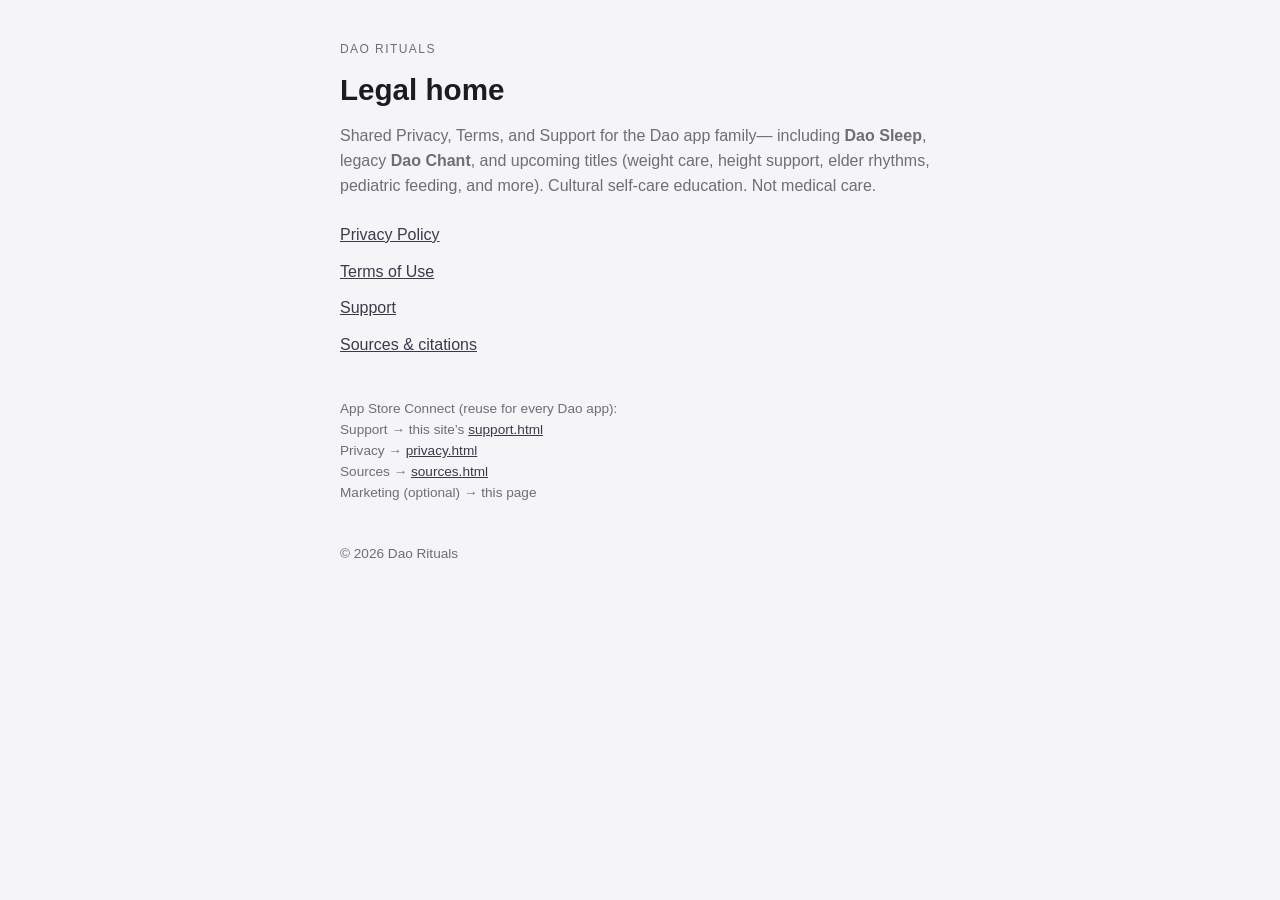
<file: docs/index.html>
<!DOCTYPE html>
<html lang="en">
<head>
  <meta charset="utf-8" />
  <meta name="viewport" content="width=device-width, initial-scale=1" />
  <title>Dao Rituals — Legal &amp; Apps</title>
  <link rel="stylesheet" href="styles.css" />
</head>
<body>
  <main class="wrap">
    <p class="eyebrow">Dao Rituals</p>
    <h1>Legal home</h1>
    <p class="lead">
      Shared Privacy, Terms, and Support for the Dao app family—
      including <strong>Dao Sleep</strong>, legacy <strong>Dao Chant</strong>, and upcoming titles
      (weight care, height support, elder rhythms, pediatric feeding, and more).
      Cultural self-care education. Not medical care.
    </p>
    <ul class="links">
      <li><a href="privacy.html">Privacy Policy</a></li>
      <li><a href="terms.html">Terms of Use</a></li>
      <li><a href="support.html">Support</a></li>
      <li><a href="sources.html">Sources &amp; citations</a></li>
    </ul>
    <p class="fine">
      App Store Connect (reuse for every Dao app):<br />
      Support → this site’s <a href="support.html">support.html</a><br />
      Privacy → <a href="privacy.html">privacy.html</a><br />
      Sources → <a href="sources.html">sources.html</a><br />
      Marketing (optional) → this page
    </p>
    <p class="fine">© <span id="y"></span> Dao Rituals</p>
  </main>
  <script>document.getElementById("y").textContent = new Date().getFullYear()</script>
</body>
</html>
</file>
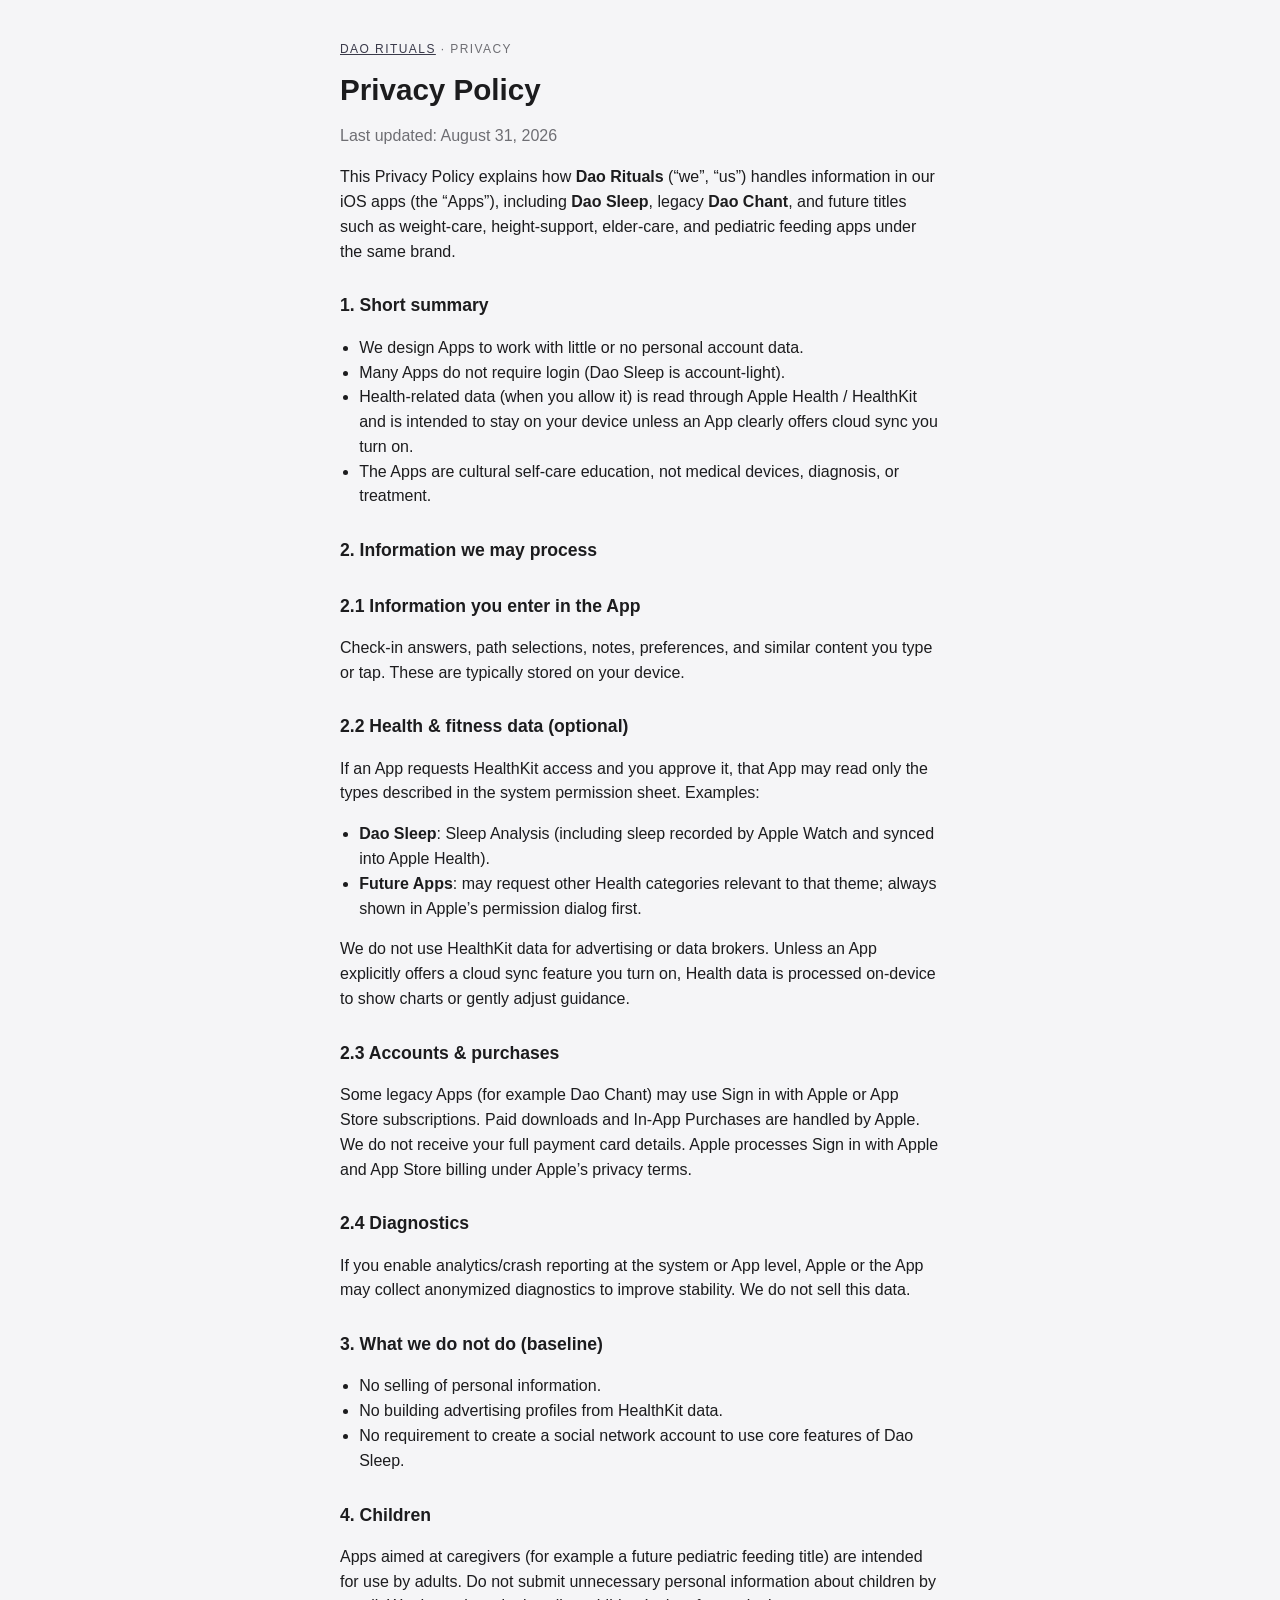
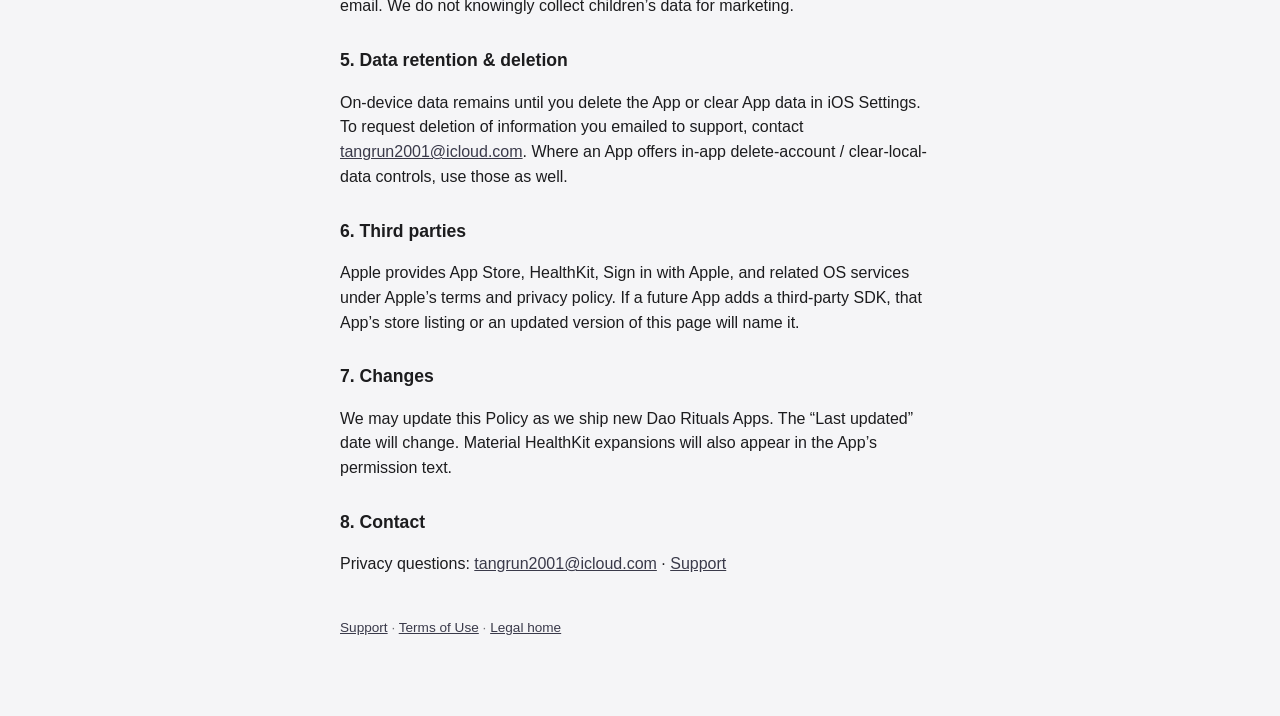
<file: docs/privacy.html>
<!DOCTYPE html>
<html lang="en">
<head>
  <meta charset="utf-8" />
  <meta name="viewport" content="width=device-width, initial-scale=1" />
  <title>Privacy Policy — Dao Rituals</title>
  <link rel="stylesheet" href="styles.css" />
</head>
<body>
  <main class="wrap">
    <p class="eyebrow"><a href="index.html">Dao Rituals</a> · Privacy</p>
    <h1>Privacy Policy</h1>
    <p class="lead">Last updated: August 31, 2026</p>
    <p>
      This Privacy Policy explains how <strong>Dao Rituals</strong> (“we”, “us”) handles information in our iOS apps
      (the “Apps”), including <strong>Dao Sleep</strong>, legacy <strong>Dao Chant</strong>, and future titles such as
      weight-care, height-support, elder-care, and pediatric feeding apps under the same brand.
    </p>

    <h2>1. Short summary</h2>
    <ul>
      <li>We design Apps to work with little or no personal account data.</li>
      <li>Many Apps do not require login (Dao Sleep is account-light).</li>
      <li>Health-related data (when you allow it) is read through Apple Health / HealthKit and is intended to stay on your device unless an App clearly offers cloud sync you turn on.</li>
      <li>The Apps are cultural self-care education, not medical devices, diagnosis, or treatment.</li>
    </ul>

    <h2>2. Information we may process</h2>
    <h2>2.1 Information you enter in the App</h2>
    <p>
      Check-in answers, path selections, notes, preferences, and similar content you type or tap.
      These are typically stored on your device.
    </p>

    <h2>2.2 Health &amp; fitness data (optional)</h2>
    <p>
      If an App requests HealthKit access and you approve it, that App may read only the types described in the
      system permission sheet. Examples:
    </p>
    <ul>
      <li><strong>Dao Sleep</strong>: Sleep Analysis (including sleep recorded by Apple Watch and synced into Apple Health).</li>
      <li><strong>Future Apps</strong>: may request other Health categories relevant to that theme; always shown in Apple’s permission dialog first.</li>
    </ul>
    <p>
      We do not use HealthKit data for advertising or data brokers.
      Unless an App explicitly offers a cloud sync feature you turn on, Health data is processed on-device
      to show charts or gently adjust guidance.
    </p>

    <h2>2.3 Accounts &amp; purchases</h2>
    <p>
      Some legacy Apps (for example Dao Chant) may use Sign in with Apple or App Store subscriptions.
      Paid downloads and In-App Purchases are handled by Apple. We do not receive your full payment card details.
      Apple processes Sign in with Apple and App Store billing under Apple’s privacy terms.
    </p>

    <h2>2.4 Diagnostics</h2>
    <p>
      If you enable analytics/crash reporting at the system or App level, Apple or the App may collect anonymized
      diagnostics to improve stability. We do not sell this data.
    </p>

    <h2>3. What we do not do (baseline)</h2>
    <ul>
      <li>No selling of personal information.</li>
      <li>No building advertising profiles from HealthKit data.</li>
      <li>No requirement to create a social network account to use core features of Dao Sleep.</li>
    </ul>

    <h2>4. Children</h2>
    <p>
      Apps aimed at caregivers (for example a future pediatric feeding title) are intended for use by adults.
      Do not submit unnecessary personal information about children by email. We do not knowingly collect children’s data for marketing.
    </p>

    <h2>5. Data retention &amp; deletion</h2>
    <p>
      On-device data remains until you delete the App or clear App data in iOS Settings.
      To request deletion of information you emailed to support, contact
      <a href="mailto:tangrun2001@icloud.com">tangrun2001@icloud.com</a>.
      Where an App offers in-app delete-account / clear-local-data controls, use those as well.
    </p>

    <h2>6. Third parties</h2>
    <p>
      Apple provides App Store, HealthKit, Sign in with Apple, and related OS services under Apple’s terms and privacy policy.
      If a future App adds a third-party SDK, that App’s store listing or an updated version of this page will name it.
    </p>

    <h2>7. Changes</h2>
    <p>
      We may update this Policy as we ship new Dao Rituals Apps. The “Last updated” date will change.
      Material HealthKit expansions will also appear in the App’s permission text.
    </p>

    <h2>8. Contact</h2>
    <p>
      Privacy questions:
      <a href="mailto:tangrun2001@icloud.com">tangrun2001@icloud.com</a>
      · <a href="support.html">Support</a>
    </p>

    <p class="fine">
      <a href="support.html">Support</a> · <a href="terms.html">Terms of Use</a> · <a href="index.html">Legal home</a>
    </p>
  </main>
</body>
</html>
</file>
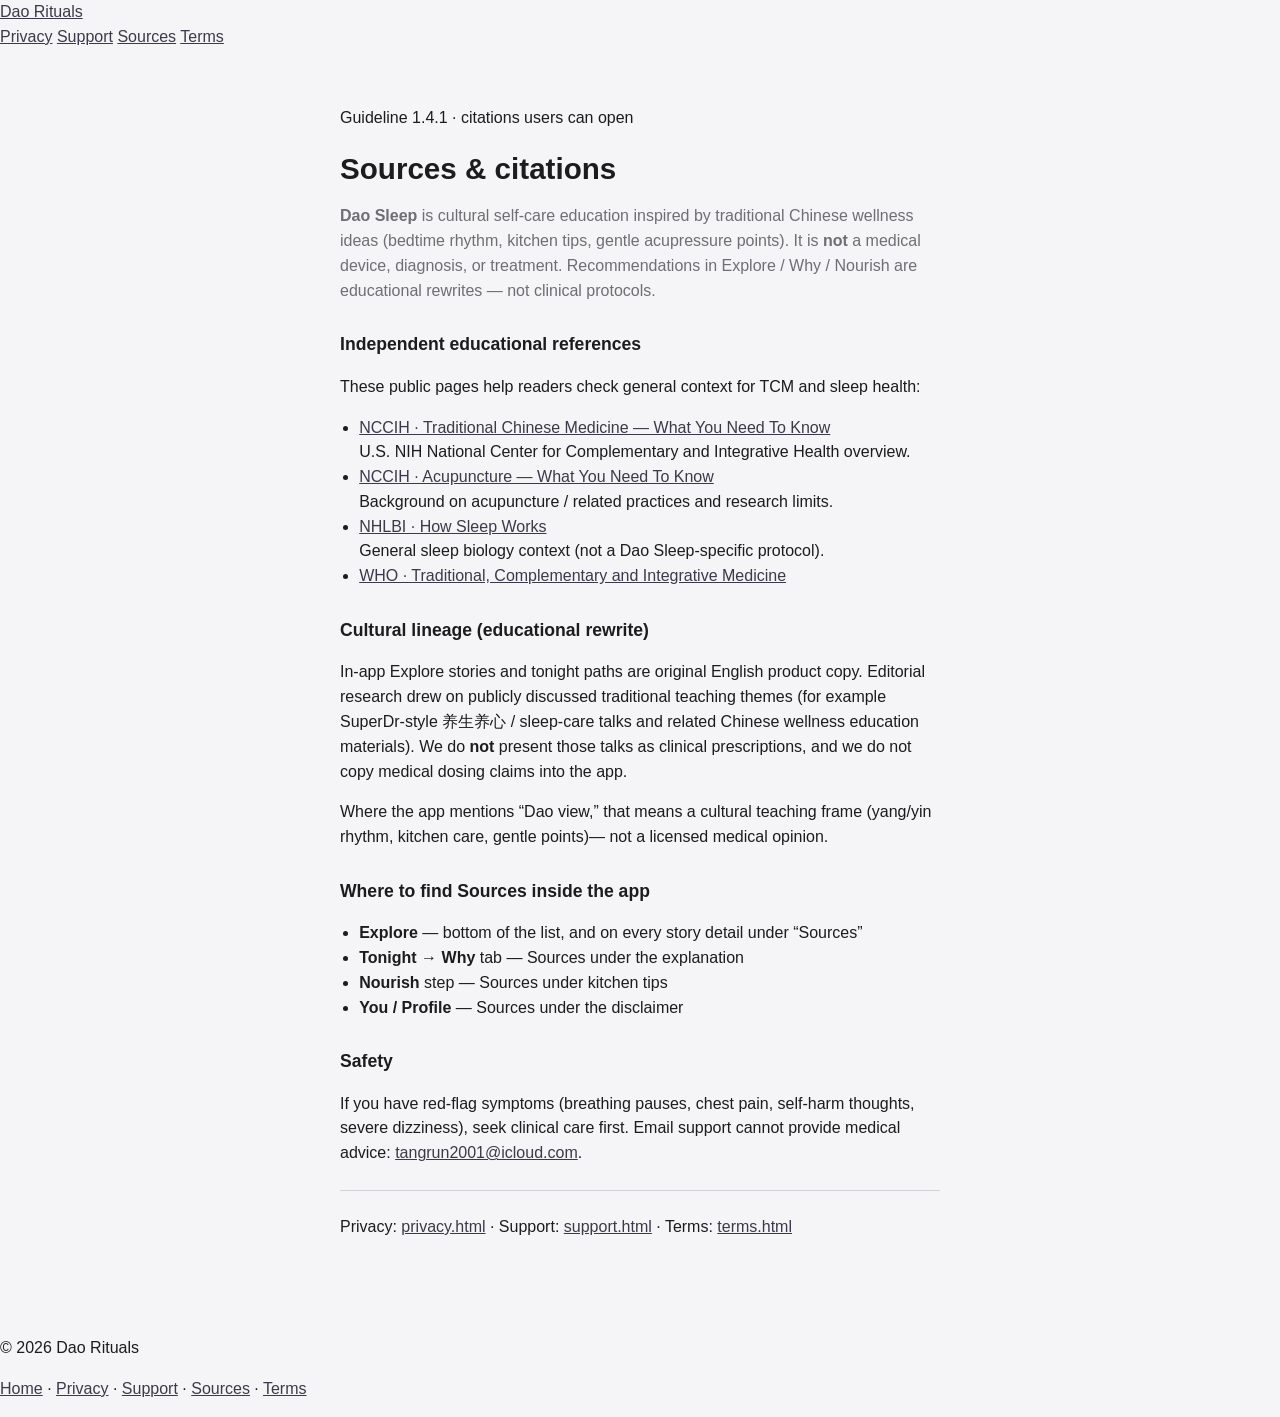
<file: docs/sources.html>
<!DOCTYPE html>
<html lang="en">
<head>
  <meta charset="UTF-8" />
  <meta name="viewport" content="width=device-width, initial-scale=1" />
  <title>Sources · Dao Rituals / Dao Sleep</title>
  <meta name="description" content="Educational sources and citations for Dao Sleep cultural wellness content." />
  <link rel="stylesheet" href="styles.css" />
</head>
<body>
  <header class="top">
    <a class="brand" href="index.html">Dao Rituals</a>
    <nav>
      <a href="privacy.html">Privacy</a>
      <a href="support.html">Support</a>
      <a href="sources.html">Sources</a>
      <a href="terms.html">Terms</a>
    </nav>
  </header>

  <main class="wrap">
    <p class="tag">Guideline 1.4.1 · citations users can open</p>
    <h1>Sources &amp; citations</h1>
    <p class="lead">
      <strong>Dao Sleep</strong> is cultural self-care education inspired by traditional Chinese wellness ideas
      (bedtime rhythm, kitchen tips, gentle acupressure points). It is <strong>not</strong> a medical device,
      diagnosis, or treatment. Recommendations in Explore / Why / Nourish are educational rewrites — not clinical protocols.
    </p>

    <div class="box">
      <h2>Independent educational references</h2>
      <p>These public pages help readers check general context for TCM and sleep health:</p>
      <ul>
        <li>
          <a href="https://www.nccih.nih.gov/health/traditional-chinese-medicine-what-you-need-to-know" rel="noopener" target="_blank">
            NCCIH · Traditional Chinese Medicine — What You Need To Know
          </a>
          <br /><span class="small">U.S. NIH National Center for Complementary and Integrative Health overview.</span>
        </li>
        <li>
          <a href="https://www.nccih.nih.gov/health/acupuncture-what-you-need-to-know" rel="noopener" target="_blank">
            NCCIH · Acupuncture — What You Need To Know
          </a>
          <br /><span class="small">Background on acupuncture / related practices and research limits.</span>
        </li>
        <li>
          <a href="https://www.nhlbi.nih.gov/health/sleep/how-sleep-works" rel="noopener" target="_blank">
            NHLBI · How Sleep Works
          </a>
          <br /><span class="small">General sleep biology context (not a Dao Sleep-specific protocol).</span>
        </li>
        <li>
          <a href="https://www.who.int/health-topics/traditional-complementary-and-integrative-medicine" rel="noopener" target="_blank">
            WHO · Traditional, Complementary and Integrative Medicine
          </a>
        </li>
      </ul>
    </div>

    <h2>Cultural lineage (educational rewrite)</h2>
    <p>
      In-app Explore stories and tonight paths are original English product copy. Editorial research drew on
      publicly discussed traditional teaching themes (for example SuperDr-style 养生养心 / sleep-care talks and related
      Chinese wellness education materials). We do <strong>not</strong> present those talks as clinical prescriptions,
      and we do not copy medical dosing claims into the app.
    </p>
    <p class="muted">
      Where the app mentions “Dao view,” that means a cultural teaching frame (yang/yin rhythm, kitchen care, gentle points)—
      not a licensed medical opinion.
    </p>

    <h2>Where to find Sources inside the app</h2>
    <ul>
      <li><strong>Explore</strong> — bottom of the list, and on every story detail under “Sources”</li>
      <li><strong>Tonight → Why</strong> tab — Sources under the explanation</li>
      <li><strong>Nourish</strong> step — Sources under kitchen tips</li>
      <li><strong>You / Profile</strong> — Sources under the disclaimer</li>
    </ul>

    <h2>Safety</h2>
    <p>
      If you have red-flag symptoms (breathing pauses, chest pain, self-harm thoughts, severe dizziness), seek clinical care first.
      Email support cannot provide medical advice:
      <a href="mailto:tangrun2001@icloud.com">tangrun2001@icloud.com</a>.
    </p>

    <hr />
    <p class="small">
      Privacy: <a href="privacy.html">privacy.html</a> ·
      Support: <a href="support.html">support.html</a> ·
      Terms: <a href="terms.html">terms.html</a>
    </p>
  </main>

  <footer class="foot">
    <p>© <span id="y"></span> Dao Rituals</p>
    <p>
      <a href="index.html">Home</a> ·
      <a href="privacy.html">Privacy</a> ·
      <a href="support.html">Support</a> ·
      <a href="sources.html">Sources</a> ·
      <a href="terms.html">Terms</a>
    </p>
  </footer>
  <script>document.getElementById('y').textContent = new Date().getFullYear()</script>
</body>
</html>
</file>
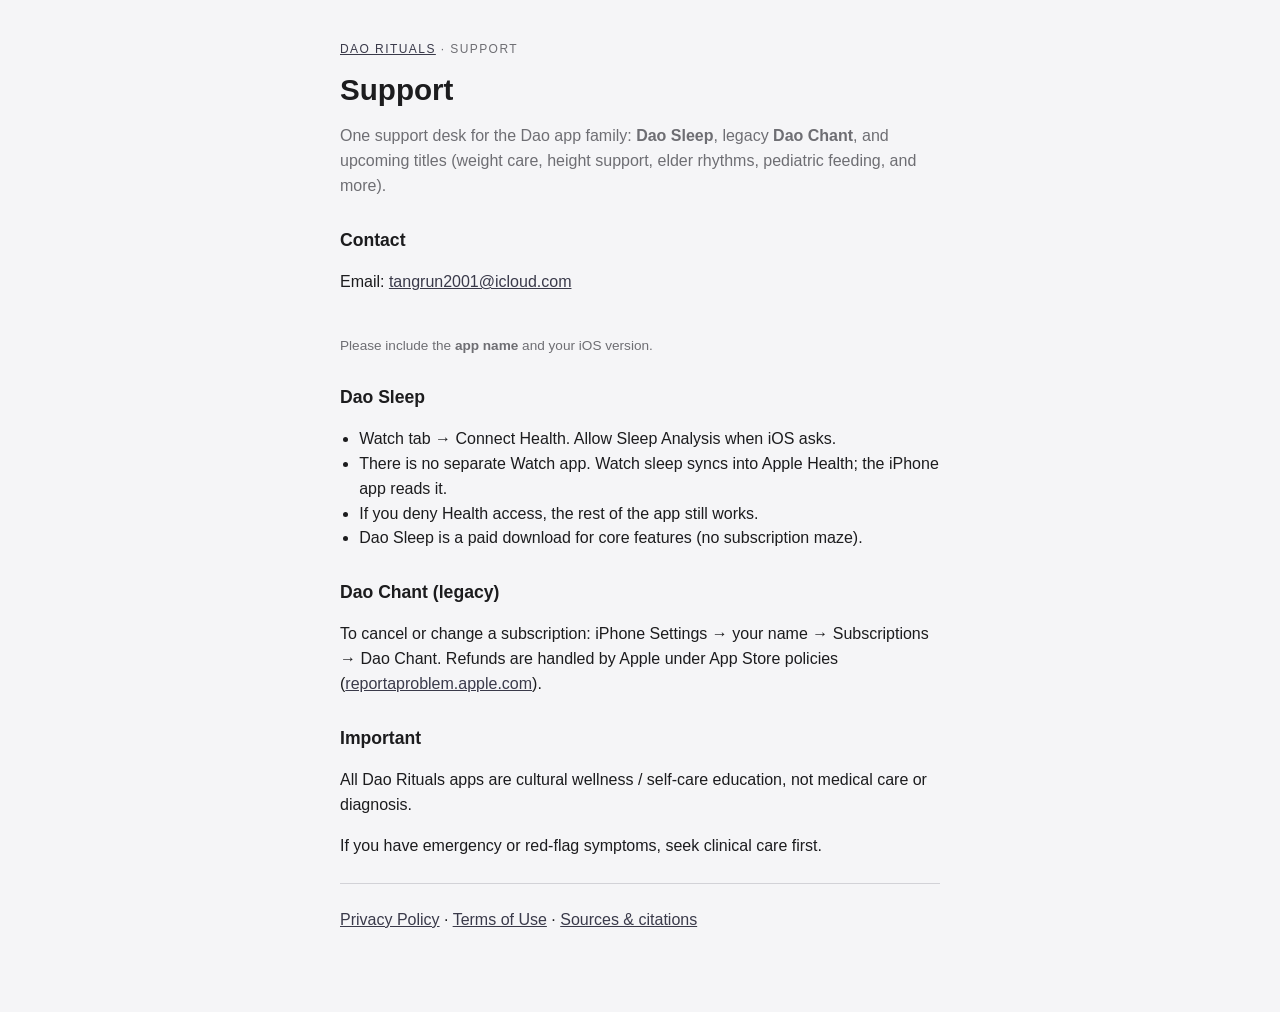
<file: docs/support.html>
<!DOCTYPE html>
<html lang="en">
<head>
  <meta charset="utf-8" />
  <meta name="viewport" content="width=device-width, initial-scale=1" />
  <title>Support — Dao Rituals</title>
  <link rel="stylesheet" href="styles.css" />
</head>
<body>
  <main class="wrap">
    <p class="eyebrow"><a href="index.html">Dao Rituals</a> · Support</p>
    <h1>Support</h1>
    <p class="lead">
      One support desk for the Dao app family: <strong>Dao Sleep</strong>, legacy <strong>Dao Chant</strong>,
      and upcoming titles (weight care, height support, elder rhythms, pediatric feeding, and more).
    </p>

    <h2>Contact</h2>
    <p>
      Email:
      <a href="mailto:tangrun2001@icloud.com?subject=Dao%20Rituals%20Support">tangrun2001@icloud.com</a>
    </p>
    <p class="fine">Please include the <strong>app name</strong> and your iOS version.</p>

    <h2>Dao Sleep</h2>
    <ul>
      <li>Watch tab → Connect Health. Allow Sleep Analysis when iOS asks.</li>
      <li>There is no separate Watch app. Watch sleep syncs into Apple Health; the iPhone app reads it.</li>
      <li>If you deny Health access, the rest of the app still works.</li>
      <li>Dao Sleep is a paid download for core features (no subscription maze).</li>
    </ul>

    <h2>Dao Chant (legacy)</h2>
    <p>
      To cancel or change a subscription: iPhone Settings → your name → Subscriptions → Dao Chant.
      Refunds are handled by Apple under App Store policies
      (<a href="https://reportaproblem.apple.com">reportaproblem.apple.com</a>).
    </p>

    <h2>Important</h2>
    <p>All Dao Rituals apps are cultural wellness / self-care education, not medical care or diagnosis.</p>
    <p>If you have emergency or red-flag symptoms, seek clinical care first.</p>

    <hr />
    <p>
      <a href="privacy.html">Privacy Policy</a> ·
      <a href="terms.html">Terms of Use</a> ·
      <a href="sources.html">Sources &amp; citations</a>
    </p>
  </main>
</body>
</html>
</file>
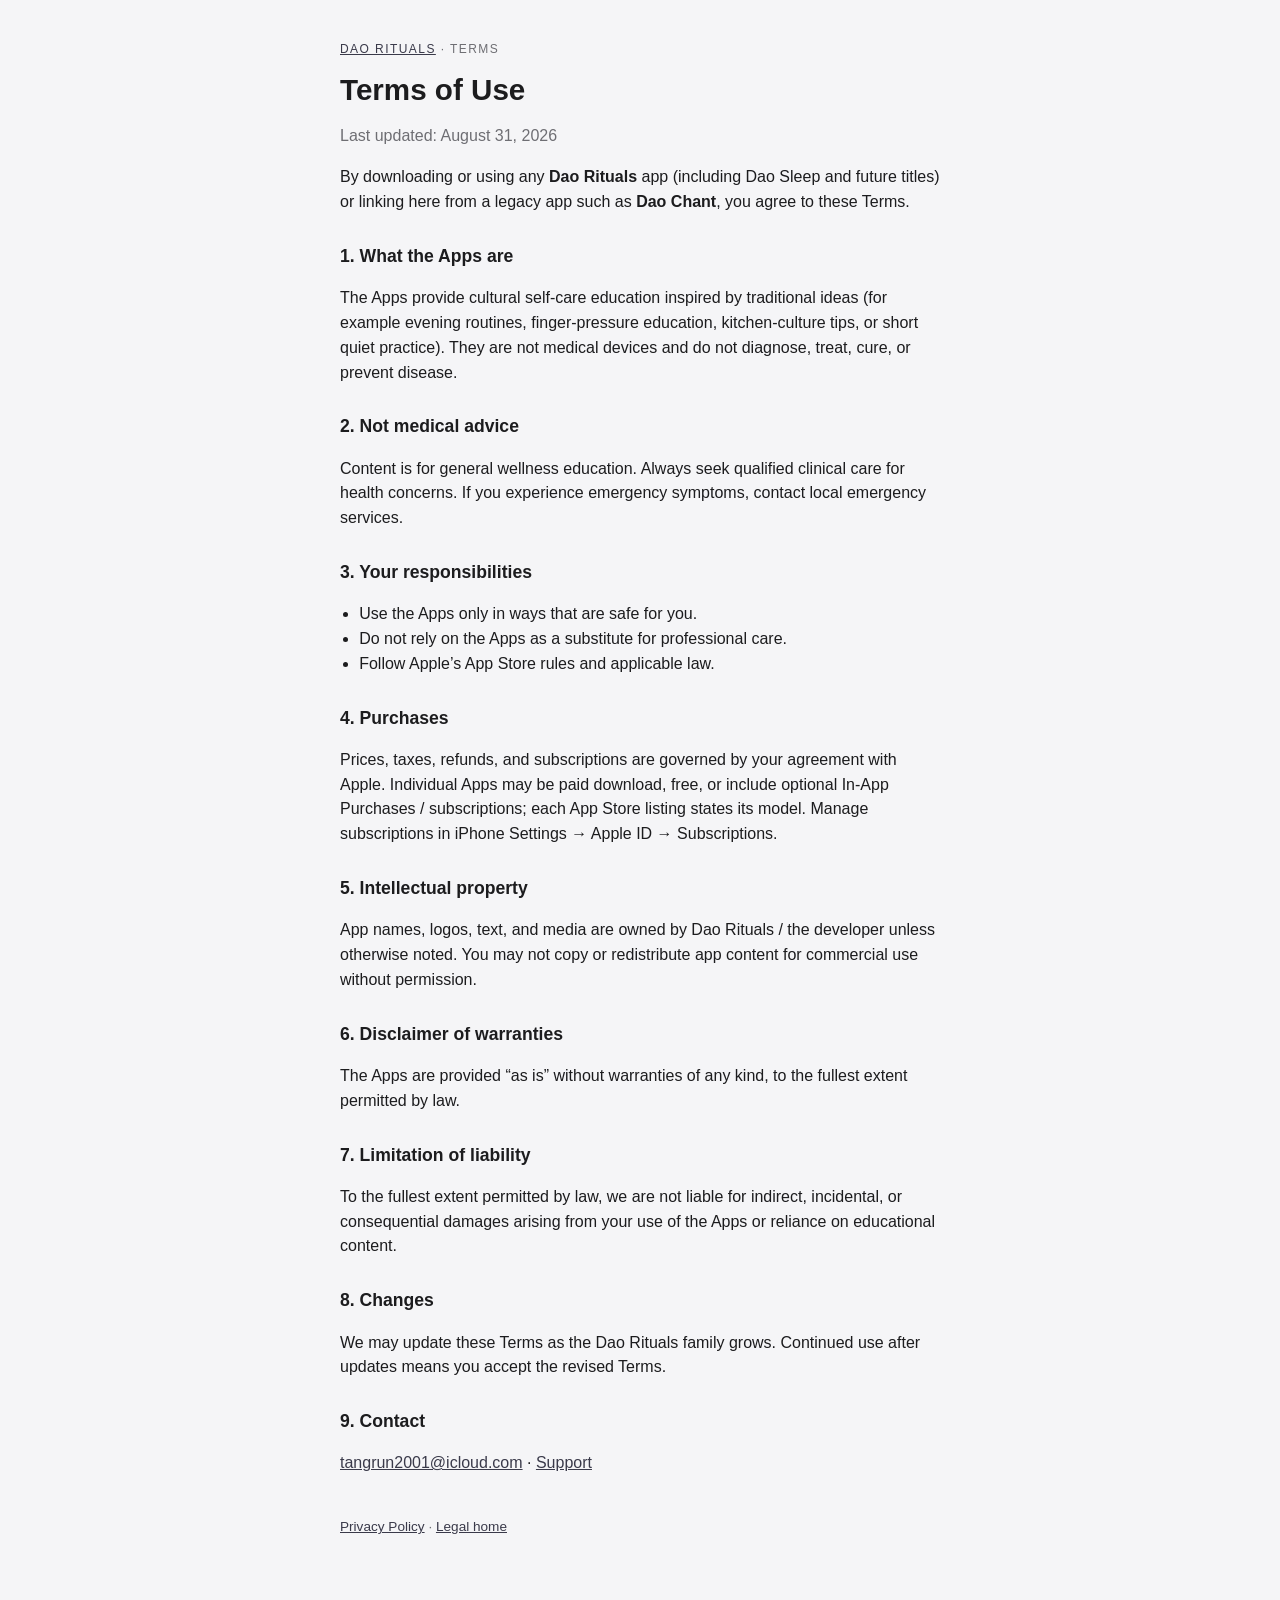
<file: docs/terms.html>
<!DOCTYPE html>
<html lang="en">
<head>
  <meta charset="utf-8" />
  <meta name="viewport" content="width=device-width, initial-scale=1" />
  <title>Terms of Use — Dao Rituals</title>
  <link rel="stylesheet" href="styles.css" />
</head>
<body>
  <main class="wrap">
    <p class="eyebrow"><a href="index.html">Dao Rituals</a> · Terms</p>
    <h1>Terms of Use</h1>
    <p class="lead">Last updated: August 31, 2026</p>
    <p>
      By downloading or using any <strong>Dao Rituals</strong> app (including Dao Sleep and future titles)
      or linking here from a legacy app such as <strong>Dao Chant</strong>, you agree to these Terms.
    </p>

    <h2>1. What the Apps are</h2>
    <p>
      The Apps provide cultural self-care education inspired by traditional ideas
      (for example evening routines, finger-pressure education, kitchen-culture tips, or short quiet practice).
      They are not medical devices and do not diagnose, treat, cure, or prevent disease.
    </p>

    <h2>2. Not medical advice</h2>
    <p>
      Content is for general wellness education. Always seek qualified clinical care for health concerns.
      If you experience emergency symptoms, contact local emergency services.
    </p>

    <h2>3. Your responsibilities</h2>
    <ul>
      <li>Use the Apps only in ways that are safe for you.</li>
      <li>Do not rely on the Apps as a substitute for professional care.</li>
      <li>Follow Apple’s App Store rules and applicable law.</li>
    </ul>

    <h2>4. Purchases</h2>
    <p>
      Prices, taxes, refunds, and subscriptions are governed by your agreement with Apple.
      Individual Apps may be paid download, free, or include optional In-App Purchases / subscriptions;
      each App Store listing states its model. Manage subscriptions in iPhone Settings → Apple ID → Subscriptions.
    </p>

    <h2>5. Intellectual property</h2>
    <p>
      App names, logos, text, and media are owned by Dao Rituals / the developer unless otherwise noted.
      You may not copy or redistribute app content for commercial use without permission.
    </p>

    <h2>6. Disclaimer of warranties</h2>
    <p>
      The Apps are provided “as is” without warranties of any kind, to the fullest extent permitted by law.
    </p>

    <h2>7. Limitation of liability</h2>
    <p>
      To the fullest extent permitted by law, we are not liable for indirect, incidental, or consequential damages
      arising from your use of the Apps or reliance on educational content.
    </p>

    <h2>8. Changes</h2>
    <p>We may update these Terms as the Dao Rituals family grows. Continued use after updates means you accept the revised Terms.</p>

    <h2>9. Contact</h2>
    <p>
      <a href="mailto:tangrun2001@icloud.com">tangrun2001@icloud.com</a>
      · <a href="support.html">Support</a>
    </p>

    <p class="fine"><a href="privacy.html">Privacy Policy</a> · <a href="index.html">Legal home</a></p>
  </main>
</body>
</html>
</file>
<file: docs/styles.css>
:root {
  --bg: #f5f5f7;
  --ink: #1c1c1e;
  --muted: #6e6e73;
  --line: #d2d2d7;
  --accent: #3a3a4a;
}
* { box-sizing: border-box; }
body {
  margin: 0;
  font-family: -apple-system, BlinkMacSystemFont, "Segoe UI", Helvetica, Arial, sans-serif;
  background: var(--bg);
  color: var(--ink);
  line-height: 1.55;
}
.wrap {
  max-width: 40rem;
  margin: 0 auto;
  padding: 2.5rem 1.25rem 4rem;
}
.eyebrow {
  text-transform: uppercase;
  letter-spacing: 0.12em;
  font-size: 0.75rem;
  color: var(--muted);
  margin: 0 0 0.5rem;
}
h1 { font-size: 1.85rem; margin: 0 0 0.75rem; font-weight: 650; }
h2 { font-size: 1.1rem; margin: 1.75rem 0 0.5rem; }
.lead, .fine, p, li { color: var(--ink); }
.lead { color: var(--muted); margin-top: 0; }
.fine { font-size: 0.85rem; color: var(--muted); margin-top: 2.5rem; }
.links { list-style: none; padding: 0; margin: 1.5rem 0; }
.links li { margin: 0.75rem 0; }
a { color: var(--accent); }
hr { border: 0; border-top: 1px solid var(--line); margin: 1.5rem 0; }
ul { padding-left: 1.2rem; }
</file>
